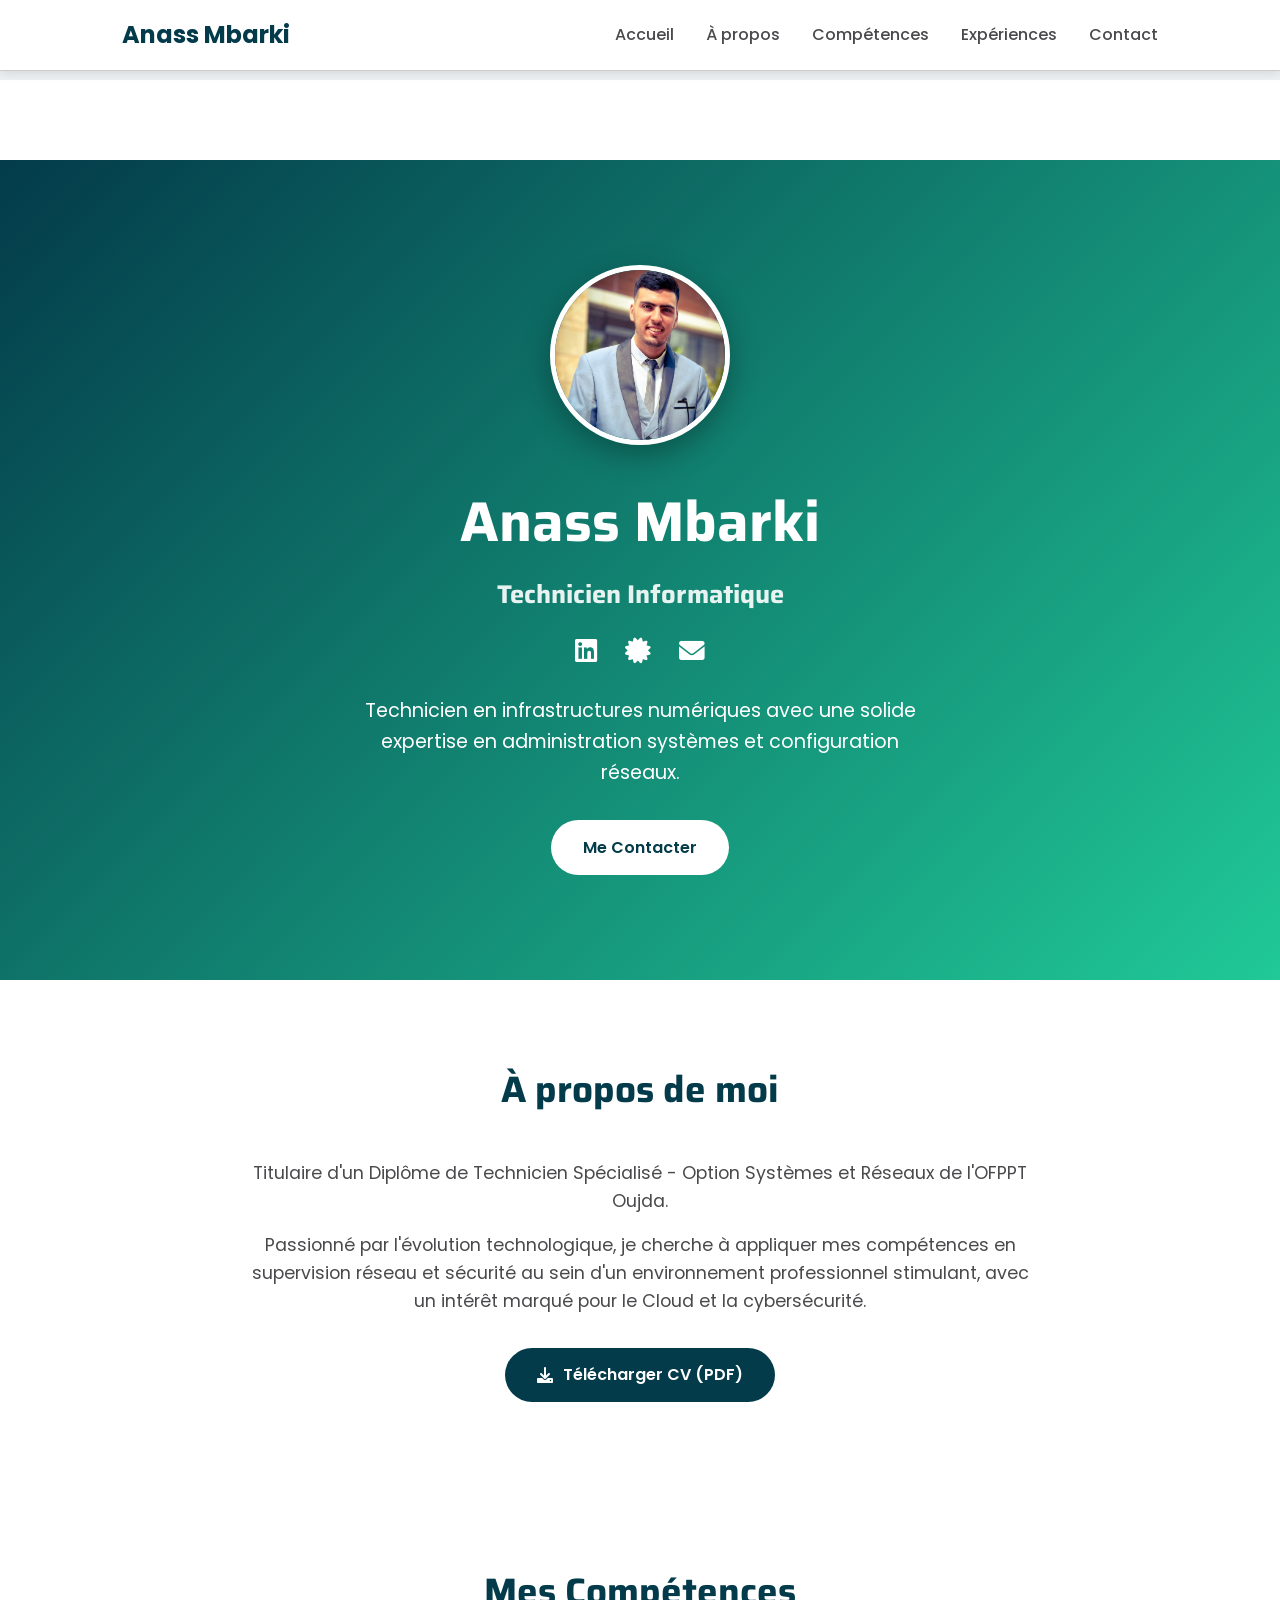
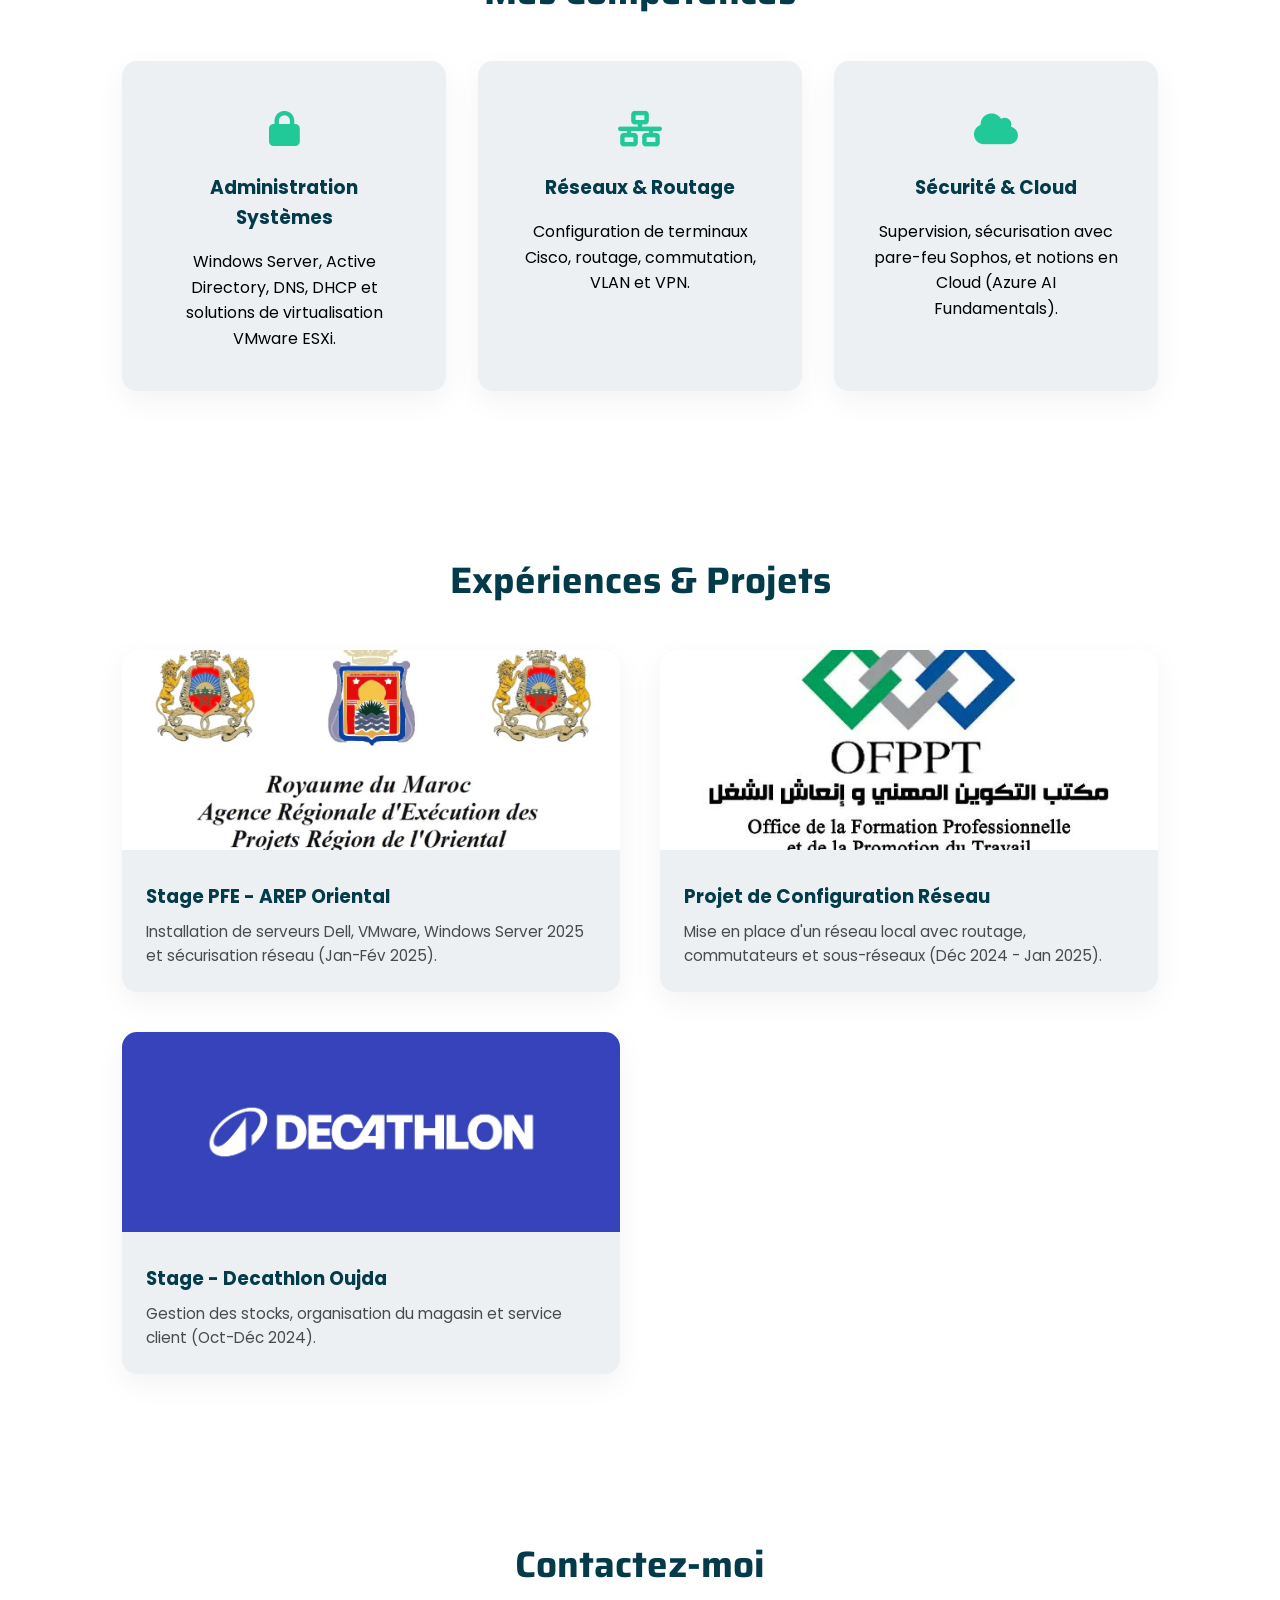
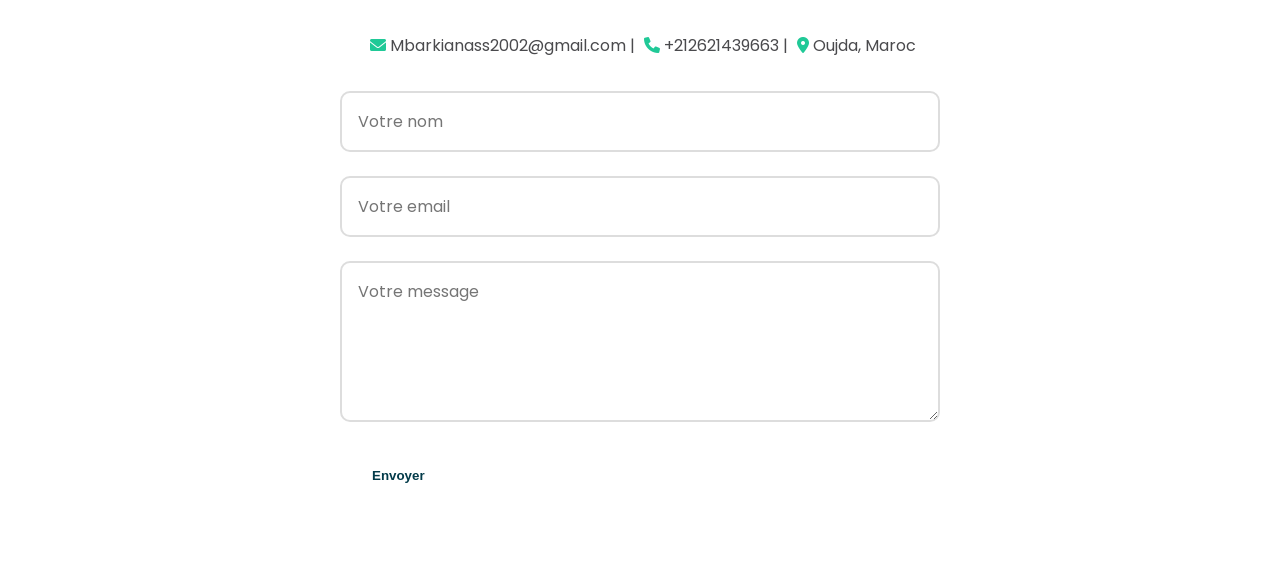
<file: DIGITALE CV/index.html>
<!DOCTYPE html>
<html lang="fr">
<head>
    <meta charset="UTF-8">
    <meta name="viewport" content="width=device-width, initial-scale=1.0">
    <title>Anass Mbarki - Technicien Informatique</title>
    
    <link rel="stylesheet" href="./style.css">
    
    <link rel="stylesheet" href="https://cdnjs.cloudflare.com/ajax/libs/font-awesome/6.0.0/css/all.min.css">
    
    <link href="https://unpkg.com/aos@2.3.1/dist/aos.css" rel="stylesheet">
</head>
<body>
    <header id="home">
        <div class="navbar">
            <nav>
              <a href="#home" id="logo">Anass Mbarki</a>
              <ul>
                <li><a href="#home">Accueil</a></li>
                <li><a href="#about">À propos</a></li>
                <li><a href="#services">Compétences</a></li>
                <li><a href="#portfolio">Expériences</a></li>
                <li><a href="#contact">Contact</a></li>
              </ul>  
            </nav>
        </div>
    </header>
    <main>
        <section id="home" class="hero">
            <div class="hero-content" data-aos="zoom-in">
                <img src="img/profile.jpg" alt="Anass Mbarki - Photo de profil" class="profile-img">
                <h1>Anass Mbarki</h1>
                <h2>Technicien Informatique </h2>
                
                <div class="social-links">
                    <a href="https://www.linkedin.com/in/anass-mbarki" target="_blank" title="LinkedIn"><i class="fab fa-linkedin"></i></a>
                    <a href="https://www.credly.com/users/anass-mbarki" target="_blank" title="Certifications"><i class="fas fa-certificate"></i></a>
                    <a href="mailto:Mbarkianass2002@gmail.com" title="Email"><i class="fas fa-envelope"></i></a>
                </div>
                
                <p>Technicien en infrastructures numériques avec une solide expertise en administration systèmes et configuration réseaux.</p>
                <a href="#contact" class="btn">Me Contacter</a>
            </div>
        </section>

        <section id="about" class="section" data-aos="fade-up">
            <div class="container">
                <h2>À propos de moi</h2>
                <div class="about-content">
                    <p>Titulaire d'un Diplôme de Technicien Spécialisé - Option Systèmes et Réseaux de l'OFPPT Oujda.</p>
                    <p>Passionné par l'évolution technologique, je cherche à appliquer mes compétences en supervision réseau et sécurité au sein d'un environnement professionnel stimulant, avec un intérêt marqué pour le Cloud et la cybersécurité.</p>
                    
                    <div class="download-container">
                        <a href="Anass Mbarki CV.pdf" download class="btn download-btn">
                            <i class="fas fa-download"></i> Télécharger CV (PDF)
                        </a>
                    </div>
                </div>
            </div>
        </section>

        <section id="services" class="section">
            <div class="container">
                <h2 data-aos="fade-down">Mes Compétences </h2>
                <div class="services-grid">
                    <div class="service-card" data-aos="zoom-in" data-aos-delay="100">
                        <h3>Administration Systèmes</h3>
                        <p>Windows Server, Active Directory, DNS, DHCP et solutions de virtualisation VMware ESXi.</p>
                    </div>
                    <div class="service-card" data-aos="zoom-in" data-aos-delay="200">
                        <h3>Réseaux & Routage </h3>
                        <p>Configuration de terminaux Cisco, routage, commutation, VLAN et VPN.</p>
                    </div>
                    <div class="service-card" data-aos="zoom-in" data-aos-delay="300">
                        <h3>Sécurité & Cloud </h3>
                        <p>Supervision, sécurisation avec pare-feu Sophos, et notions en Cloud (Azure AI Fundamentals).</p>
                    </div>
                </div>
            </div>
        </section>

        <section id="portfolio" class="section">
            <div class="container">
                <h2 data-aos="fade-down">Expériences & Projets</h2>
                <div class="portfolio-grid">
                    <div class="portfolio-item" data-aos="flip-left" data-aos-delay="100">
                        <img src="img/project1.jpg" alt="Stage AREP">
                        <h3>Stage PFE - AREP Oriental </h3>
                        <p class="project-desc">Installation de serveurs Dell, VMware, Windows Server 2025 et sécurisation réseau (Jan-Fév 2025).</p>
                    </div>
                    <div class="portfolio-item" data-aos="flip-left" data-aos-delay="200">
                        <img src="img/project2.jpg" alt="Projet Réseau">
                        <h3>Projet de Configuration Réseau </h3>
                        <p class="project-desc">Mise en place d'un réseau local avec routage, commutateurs et sous-réseaux (Déc 2024 - Jan 2025).</p>
                    </div>
                    <div class="portfolio-item" data-aos="flip-left" data-aos-delay="300">
                        <img src="img/project3.jpg" alt="Stage Decathlon">
                        <h3>Stage - Decathlon Oujda </h3>
                        <p class="project-desc">Gestion des stocks, organisation du magasin et service client (Oct-Déc 2024).</p>
                    </div>
                </div>
            </div>
        </section>

        <section id="contact" class="section" data-aos="fade-up">
            <div class="container">
                <h2>Contactez-moi</h2>
                <div class="contact-info">
                    <p><i class="fas fa-envelope"></i> Mbarkianass2002@gmail.com | <i class="fas fa-phone"></i> +212621439663 | <i class="fas fa-map-marker-alt"></i> Oujda, Maroc </p>
                </div>
                <form class="contact-form">
                    <input type="text" placeholder="Votre nom" required>
                    <input type="email" placeholder="Votre email" required>
                    <textarea placeholder="Votre message" rows="5" required></textarea>
                    <button type="submit" class="btn">Envoyer</button>
                </form>
            </div>
        </section>
    </main>

    <script src="https://unpkg.com/aos@2.3.1/dist/aos.js"></script>
    <script src="./script.js"></script>
    <script>
      // تشغيل مكتبة الحركات
      AOS.init({
        duration: 1000,
        once: true,
      });
    </script>
</body>
</html>
</file>
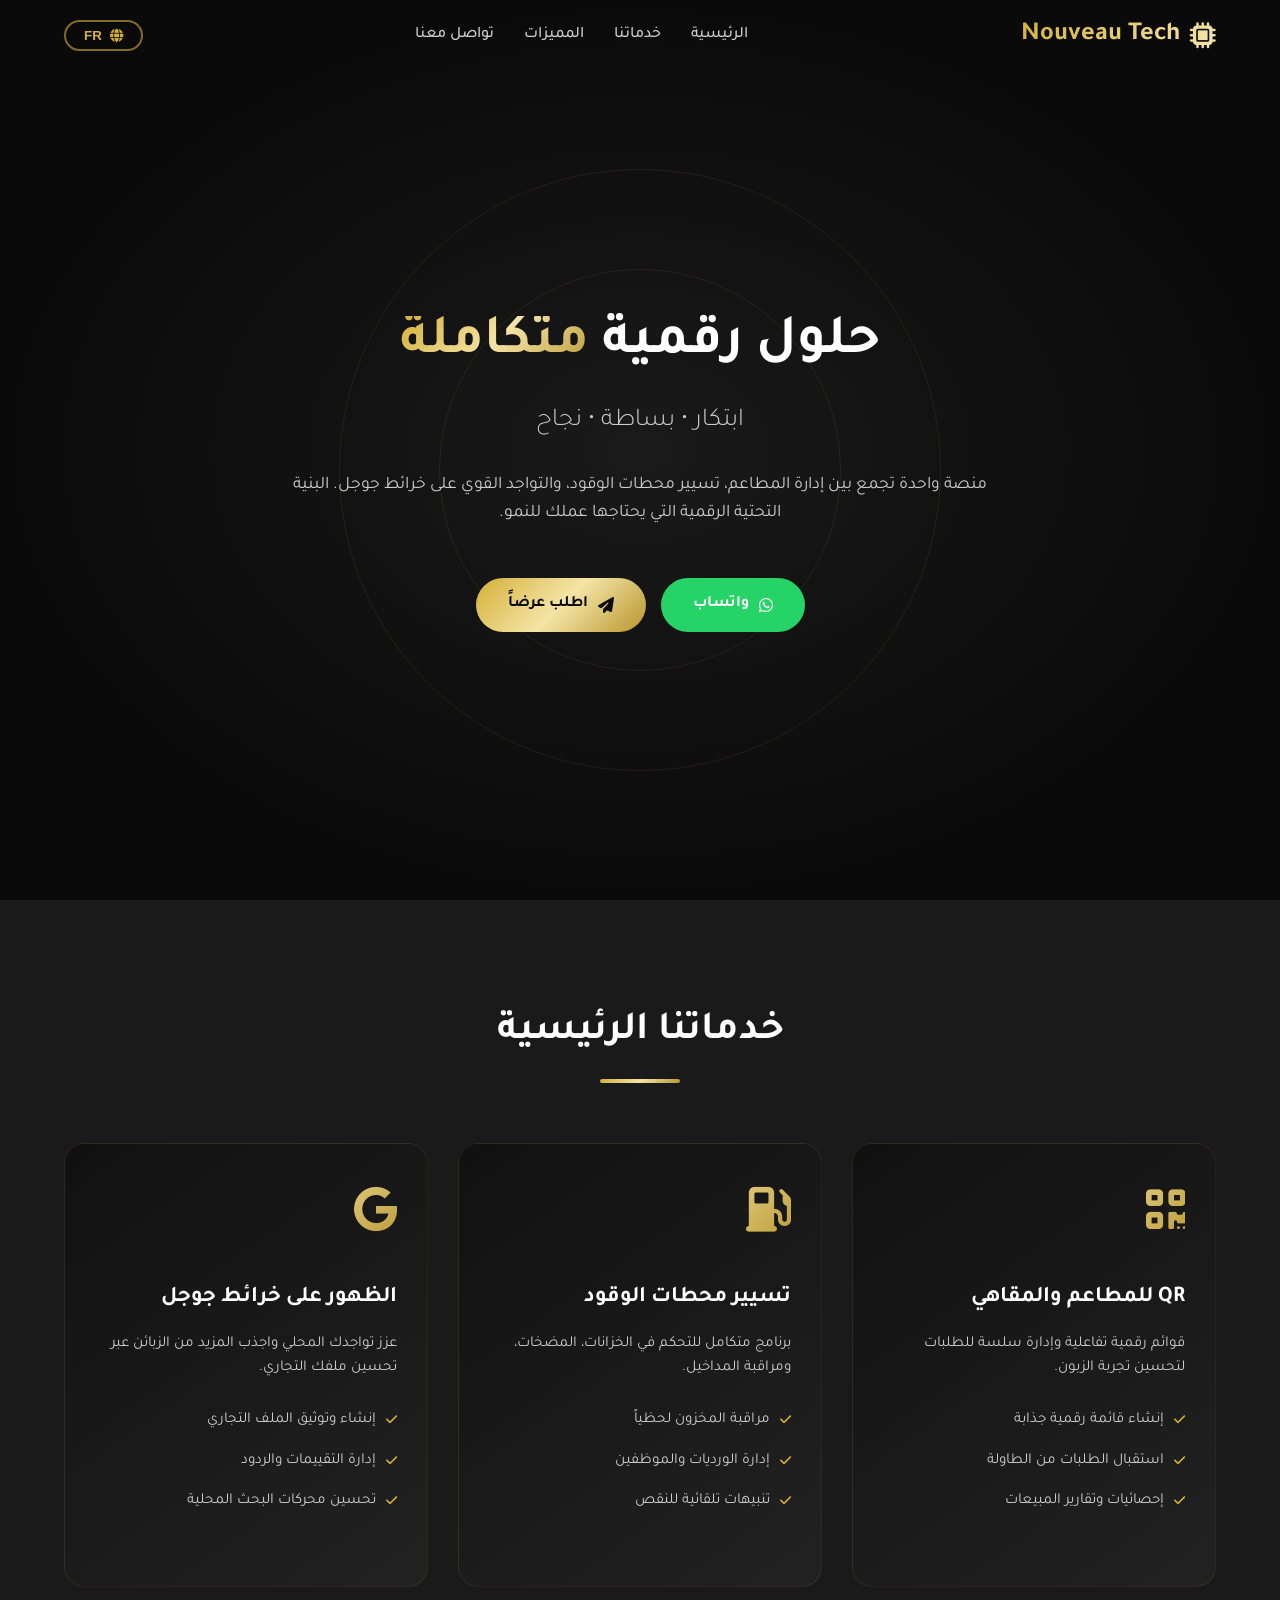
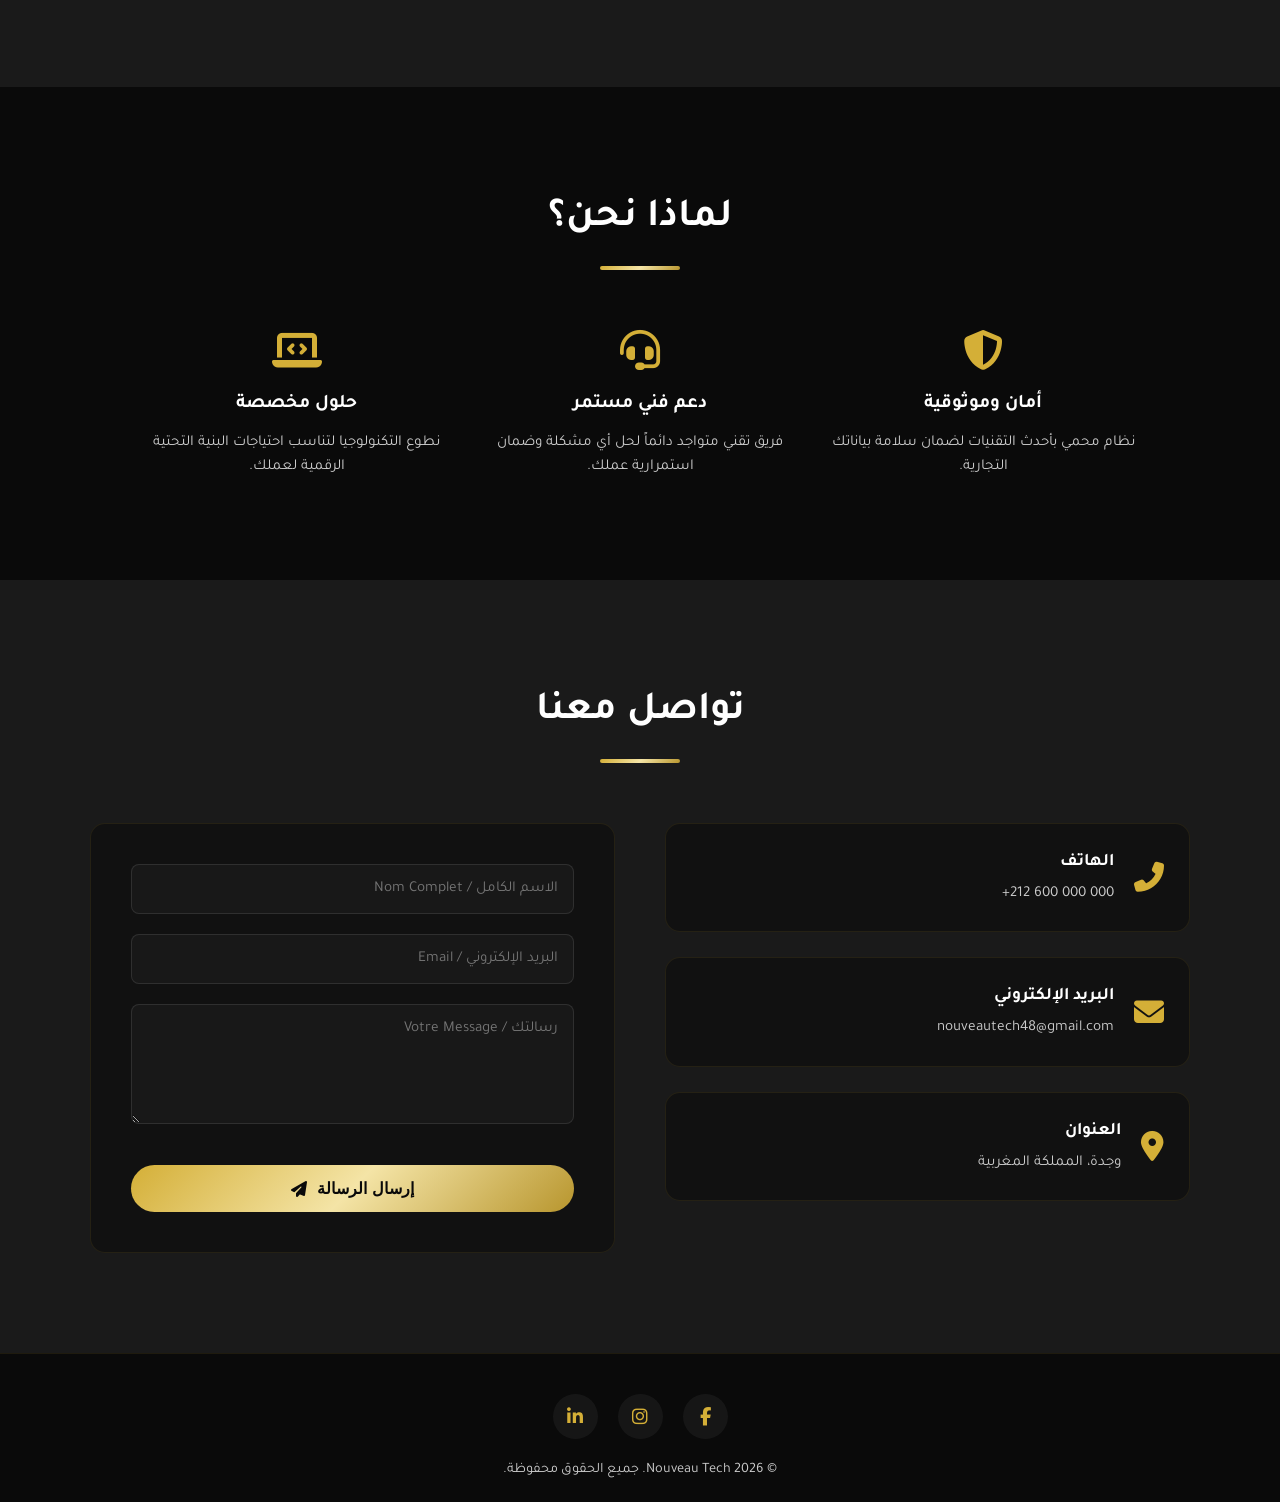
<file: site web V2/index.html>
<!DOCTYPE html>
<html lang="ar" dir="rtl">
<head>
    <meta charset="UTF-8">
    <meta name="viewport" content="width=device-width, initial-scale=1.0">
    <meta name="description" content="Nouveau Tech - حلول رقمية متكاملة لتسيير المطاعم، محطات الوقود، والتسويق الإلكتروني.">
    <title>Nouveau Tech | حلول رقمية متكاملة</title>
    
    <link href="https://fonts.googleapis.com/css2?family=Tajawal:wght@300;400;500;700&family=Poppins:wght@300;400;500;600&display=swap" rel="stylesheet">
    <link rel="stylesheet" href="https://cdnjs.cloudflare.com/ajax/libs/font-awesome/6.4.0/css/all.min.css">
    
    <style>
        :root {
            --black: #0a0a0a;
            --dark: #1a1a1a;
            --darker: #111111;
            --gold: #d4af37;
            --gold-light: #f4e4a6;
            --gold-gradient: linear-gradient(135deg, #d4af37, #f4e4a6, #b8962e);
            --white: #ffffff;
            --gray: #cccccc;
            --transition: all 0.4s cubic-bezier(0.25, 0.8, 0.25, 1);
        }

        /* التحكم في اللغات عبر CSS (أفضل أداءً) */
        :root:lang(ar) .fr-text { display: none !important; }
        :root:lang(fr) .ar-text { display: none !important; }

        * { margin: 0; padding: 0; box-sizing: border-box; }

        html { scroll-behavior: smooth; }

        body {
            font-family: 'Tajawal', sans-serif;
            background: var(--black);
            color: var(--white);
            line-height: 1.6;
            overflow-x: hidden;
        }

        :root:lang(fr) body {
            font-family: 'Poppins', sans-serif;
        }

        /* --- Animations --- */
        @keyframes float { 0%, 100% { transform: translateY(0); } 50% { transform: translateY(-10px); } }
        @keyframes goldShine { 0% { background-position: -200%; } 100% { background-position: 200%; } }
        @keyframes pulse { 0%, 100% { box-shadow: 0 0 0 0 rgba(212, 175, 55, 0.4); } 50% { box-shadow: 0 0 0 20px rgba(212, 175, 55, 0); } }

        .animate-on-scroll {
            opacity: 0;
            transform: translateY(40px);
            transition: opacity 0.8s ease-out, transform 0.8s ease-out;
        }

        .animate-on-scroll.show {
            opacity: 1;
            transform: translateY(0);
        }

        /* --- Header & Nav - Dynamic Sticky Header المحسن --- */
        header {
            position: fixed;
            top: 0;
            width: 100%;
            padding: 15px 5%;
            display: flex;
            justify-content: space-between;
            align-items: center;
            z-index: 1000;
            /* الحالة الافتراضية: شفاف تماماً */
            background: transparent;
            backdrop-filter: blur(0px);
            border-bottom: none;
            transition: var(--transition);
        }

        /* الحالة النشطة عند التمرير */
        header.scrolled {
            background: rgba(10, 10, 10, 0.95);
            backdrop-filter: blur(20px);
            border-bottom: 1px solid rgba(212, 175, 55, 0.2);
            box-shadow: 0 8px 32px rgba(0, 0, 0, 0.3);
        }

        /* تأثير خاص على الشعار عند التمرير */
        .logo {
            font-size: 26px;
            font-weight: 700;
            background: var(--gold-gradient);
            -webkit-background-clip: text;
            -webkit-text-fill-color: transparent;
            background-size: 200% auto;
            animation: goldShine 3s linear infinite;
            display: flex;
            align-items: center;
            gap: 10px;
            text-decoration: none;
            transition: var(--transition);
        }

        /* الشعار أكثر وضوحاً عند التمرير */
        header.scrolled .logo {
            text-shadow: 0 2px 10px rgba(212, 175, 55, 0.3);
        }

        .nav-links {
            display: flex;
            gap: 30px;
            list-style: none;
        }

        .nav-links a {
            color: var(--white);
            text-decoration: none;
            font-weight: 500;
            transition: var(--transition);
            /* تأثير خفيف في الحالة الشفافة */
            opacity: 0.8;
        }

        header.scrolled .nav-links a {
            opacity: 1;
        }

        .nav-links a:hover {
            color: var(--gold);
        }

        .nav-controls { display: flex; align-items: center; gap: 20px; }

        .lang-toggle {
            background: transparent;
            border: 2px solid rgba(212, 175, 55, 0.6);
            color: var(--gold);
            padding: 6px 18px;
            border-radius: 30px;
            cursor: pointer;
            font-weight: 600;
            transition: var(--transition);
            display: flex;
            align-items: center;
            gap: 8px;
        }

        header.scrolled .lang-toggle {
            border-color: var(--gold);
            background: rgba(212, 175, 55, 0.1);
        }

        .lang-toggle:hover {
            background: var(--gold);
            color: var(--black);
        }

        /* --- Hero Section --- */
        .hero {
            min-height: 100vh;
            display: flex;
            align-items: center;
            justify-content: center;
            text-align: center;
            padding: 120px 5% 80px;
            background: radial-gradient(ellipse at center, var(--dark) 0%, var(--black) 70%);
            position: relative;
        }

        .hero::before, .hero::after {
            content: '';
            position: absolute;
            border: 1px solid rgba(212, 175, 55, 0.1);
            border-radius: 50%;
            z-index: 0;
        }

        .hero::before { width: 600px; height: 600px; animation: float 6s ease-in-out infinite; }
        .hero::after { width: 400px; height: 400px; animation: float 8s ease-in-out infinite reverse; }

        .hero-content {
            max-width: 900px;
            z-index: 2;
            position: relative;
        }

        .hero h1 {
            font-size: 3.5rem;
            margin-bottom: 20px;
            line-height: 1.3;
        }

        .hero h1 .gold-text {
            background: var(--gold-gradient);
            -webkit-background-clip: text;
            -webkit-text-fill-color: transparent;
        }

        .slogan {
            font-size: 1.6rem;
            color: var(--gray);
            margin-bottom: 30px;
            font-weight: 300;
        }

        .hero p.desc {
            font-size: 1.1rem;
            color: var(--gray);
            margin-bottom: 50px;
            max-width: 700px;
            margin-left: auto;
            margin-right: auto;
        }

        /* --- Buttons --- */
        .cta-group {
            display: flex;
            gap: 15px;
            justify-content: center;
            flex-wrap: wrap;
        }

        .btn {
            padding: 14px 32px;
            border-radius: 50px;
            font-weight: 600;
            font-size: 1rem;
            cursor: pointer;
            transition: var(--transition);
            text-decoration: none;
            display: inline-flex;
            align-items: center;
            gap: 10px;
            border: none;
        }

        .btn-gold {
            background: var(--gold-gradient);
            color: var(--black);
            animation: pulse 2s infinite;
        }

        .btn-gold:hover { transform: translateY(-3px); box-shadow: 0 10px 30px rgba(212, 175, 55, 0.4); }

        .btn-outline { background: transparent; border: 2px solid var(--gold); color: var(--gold); }
        .btn-outline:hover { background: var(--gold); color: var(--black); transform: translateY(-3px); }

        .btn-whatsapp { background: #25D366; color: white; }
        .btn-whatsapp:hover { background: #128C7E; transform: translateY(-3px); box-shadow: 0 10px 30px rgba(37, 211, 102, 0.3); }

        /* --- Sections Global --- */
        .section-padding { padding: 100px 5%; }
        .bg-dark { background: var(--dark); }
        .bg-black { background: var(--black); }

        .section-title { text-align: center; margin-bottom: 60px; }
        .section-title h2 { font-size: 2.5rem; margin-bottom: 15px; }
        .section-title .gold-line {
            width: 80px; height: 4px; background: var(--gold-gradient);
            margin: 0 auto; border-radius: 2px;
        }

        /* --- Services --- */
        .services-grid {
            display: grid;
            grid-template-columns: repeat(auto-fit, minmax(300px, 1fr));
            gap: 30px;
            max-width: 1200px;
            margin: 0 auto;
        }

        .service-card {
            background: linear-gradient(145deg, var(--darker), #222);
            padding: 40px 30px;
            border-radius: 20px;
            border: 1px solid rgba(212, 175, 55, 0.1);
            transition: var(--transition);
            position: relative;
            overflow: hidden;
            height: 100%;
        }

        .service-card::before {
            content: ''; position: absolute; top: 0; left: 0; width: 100%; height: 3px;
            background: var(--gold-gradient); transform: scaleX(0); transform-origin: right;
            transition: transform 0.4s ease;
        }
        :root:lang(fr) .service-card::before { transform-origin: left; }

        .service-card:hover {
            transform: translateY(-10px); border-color: var(--gold);
            box-shadow: 0 20px 40px rgba(0, 0, 0, 0.3);
        }
        .service-card:hover::before {
            transform: scaleX(1); transform-origin: left;
        }
        :root:lang(fr) .service-card:hover::before { transform-origin: right; }

        .service-icon {
            font-size: 45px; margin-bottom: 25px;
            background: var(--gold-gradient);
            -webkit-background-clip: text; -webkit-text-fill-color: transparent;
        }

        .service-card h3 { font-size: 1.4rem; margin-bottom: 15px; }
        .service-card p { color: var(--gray); font-size: 0.95rem; margin-bottom: 20px; }
        .service-card ul { list-style: none; margin-bottom: 25px; }
        .service-card ul li { padding: 8px 0; color: var(--gray); font-size: 0.95rem; display: flex; gap: 10px; align-items: center; }
        .service-card ul li i { color: var(--gold); font-size: 0.8rem; }

        /* --- Why Us Section --- */
        .features-grid {
            display: grid;
            grid-template-columns: repeat(auto-fit, minmax(250px, 1fr));
            gap: 30px;
            max-width: 1000px;
            margin: 0 auto;
            text-align: center;
        }
        .feature-item i {
            font-size: 40px; color: var(--gold); margin-bottom: 20px;
        }
        .feature-item h4 { font-size: 1.2rem; margin-bottom: 10px; }
        .feature-item p { color: var(--gray); font-size: 0.95rem; }

        /* --- Contact Section --- */
        .contact-container {
            display: grid;
            grid-template-columns: 1fr 1fr;
            gap: 50px;
            max-width: 1100px;
            margin: 0 auto;
        }

        .contact-info { display: flex; flex-direction: column; gap: 25px; }
        .contact-item {
            display: flex; align-items: center; gap: 20px;
            padding: 25px; background: var(--darker);
            border-radius: 15px; border: 1px solid rgba(212, 175, 55, 0.1);
            transition: var(--transition);
        }
        .contact-item:hover { border-color: var(--gold); transform: translateX(-5px); }
        :root:lang(fr) .contact-item:hover { transform: translateX(5px); }
        .contact-item i { font-size: 30px; color: var(--gold); }
        .contact-item div h4 { font-size: 1.1rem; margin-bottom: 5px; }
        .contact-item div p { color: var(--gray); font-size: 0.95rem; }

        /* Contact Form */
        .contact-form {
            background: var(--darker); padding: 40px;
            border-radius: 15px; border: 1px solid rgba(212, 175, 55, 0.1);
        }
        .form-group { margin-bottom: 20px; }
        .form-control {
            width: 100%; padding: 15px;
            background: rgba(255, 255, 255, 0.03);
            border: 1px solid rgba(255, 255, 255, 0.1);
            border-radius: 8px; color: var(--white);
            font-family: inherit; font-size: 0.95rem;
            transition: var(--transition);
        }
        .form-control:focus {
            outline: none; border-color: var(--gold);
            background: rgba(255, 255, 255, 0.05);
        }
        textarea.form-control { resize: vertical; min-height: 120px; }
        .submit-btn { width: 100%; justify-content: center; margin-top: 10px; }

        /* --- Footer --- */
        footer {
            padding: 40px 5% 20px;
            background: var(--black);
            text-align: center;
            border-top: 1px solid rgba(212, 175, 55, 0.1);
        }
        .social-links { margin-bottom: 20px; display: flex; justify-content: center; gap: 20px; }
        .social-links a {
            width: 45px; height: 45px; border-radius: 50%;
            background: rgba(255, 255, 255, 0.05);
            display: flex; align-items: center; justify-content: center;
            color: var(--gold); font-size: 18px; transition: var(--transition);
            text-decoration: none;
        }
        .social-links a:hover { background: var(--gold); color: var(--black); transform: translateY(-5px); }
        .copyright { color: var(--gray); font-size: 0.9rem; }

        /* --- Responsive --- */
        @media (max-width: 992px) {
            .contact-container { grid-template-columns: 1fr; }
        }
        @media (max-width: 768px) {
            .nav-links { display: none; } /* يمكن إضافة قائمة هامبرغر لاحقاً */
            .hero h1 { font-size: 2.5rem; }
            .hero p.desc { font-size: 1rem; }
            .cta-group { flex-direction: column; }
            .btn { width: 100%; justify-content: center; }
        }
    </style>
</head>
<body>

    <header id="header">
        <a href="#" class="logo">
            <i class="fas fa-microchip"></i>
            <span>Nouveau Tech</span>
        </a>
        
        <ul class="nav-links">
            <li><a href="#home"><span class="ar-text">الرئيسية</span><span class="fr-text">Accueil</span></a></li>
            <li><a href="#services"><span class="ar-text">خدماتنا</span><span class="fr-text">Services</span></a></li>
            <li><a href="#why-us"><span class="ar-text">المميزات</span><span class="fr-text">Avantages</span></a></li>
            <li><a href="#contact"><span class="ar-text">تواصل معنا</span><span class="fr-text">Contact</span></a></li>
        </ul>

        <div class="nav-controls">
            <button class="lang-toggle" onclick="toggleLanguage()">
                <i class="fas fa-globe"></i> <span id="lang-text">FR</span>
            </button>
        </div>
    </header>

    <section class="hero" id="home">
        <div class="hero-content">
            <h1 class="animate-on-scroll">
                <span class="ar-text">حلول رقمية <span class="gold-text">متكاملة</span></span>
                <span class="fr-text">Solutions Digitales <span class="gold-text">Intégrées</span></span>
            </h1>
            
            <p class="slogan animate-on-scroll" style="transition-delay: 0.1s;">
                <span class="ar-text">ابتكار • بساطة • نجاح</span>
                <span class="fr-text">Innovation • Simplicité • Succès</span>
            </p>
            
            <p class="desc animate-on-scroll" style="transition-delay: 0.2s;">
                <span class="ar-text">منصة واحدة تجمع بين إدارة المطاعم، تسيير محطات الوقود، والتواجد القوي على خرائط جوجل. البنية التحتية الرقمية التي يحتاجها عملك للنمو.</span>
                <span class="fr-text">Une seule plateforme pour gérer vos restaurants, stations-service et votre visibilité Google Maps. L'infrastructure digitale dont votre entreprise a besoin.</span>
            </p>

            <div class="cta-group animate-on-scroll" style="transition-delay: 0.3s;">
                <a href="https://wa.me/212000000000" target="_blank" class="btn btn-whatsapp">
                    <i class="fab fa-whatsapp"></i>
                    <span class="ar-text">واتساب</span><span class="fr-text">WhatsApp</span>
                </a>
                <a href="#contact" class="btn btn-gold">
                    <i class="fas fa-paper-plane"></i>
                    <span class="ar-text">اطلب عرضاً</span><span class="fr-text">Demander un Devis</span>
                </a>
            </div>
        </div>
    </section>

    <!-- باقي الأقسام كما هي بدون تغيير -->
    <section class="section-padding bg-dark" id="services">
        <div class="section-title animate-on-scroll">
            <h2>
                <span class="ar-text">خدماتنا الرئيسية</span><span class="fr-text">Nos Services Principaux</span>
            </h2>
            <div class="gold-line"></div>
        </div>

        <div class="services-grid">
            <div class="service-card animate-on-scroll">
                <div class="service-icon"><i class="fas fa-qrcode"></i></div>
                <h3>
                    <span class="ar-text">QR للمطاعم والمقاهي</span>
                    <span class="fr-text">QR pour Restaurants & Cafés</span>
                </h3>
                <p>
                    <span class="ar-text">قوائم رقمية تفاعلية وإدارة سلسة للطلبات لتحسين تجربة الزبون.</span>
                    <span class="fr-text">Menus digitaux interactifs et gestion fluide des commandes.</span>
                </p>
                <ul>
                    <li><i class="fas fa-check"></i> <span class="ar-text">إنشاء قائمة رقمية جذابة</span><span class="fr-text">Menu digital attractif</span></li>
                    <li><i class="fas fa-check"></i> <span class="ar-text">استقبال الطلبات من الطاولة</span><span class="fr-text">Commandes depuis la table</span></li>
                    <li><i class="fas fa-check"></i> <span class="ar-text">إحصائيات وتقارير المبيعات</span><span class="fr-text">Statistiques des ventes</span></li>
                </ul>
            </div>

            <div class="service-card animate-on-scroll" style="transition-delay: 0.1s;">
                <div class="service-icon"><i class="fas fa-gas-pump"></i></div>
                <h3>
                    <span class="ar-text">تسيير محطات الوقود</span>
                    <span class="fr-text">Gestion des Stations-Service</span>
                </h3>
                <p>
                    <span class="ar-text">برنامج متكامل للتحكم في الخزانات، المضخات، ومراقبة المداخيل.</span>
                    <span class="fr-text">Logiciel complet pour le contrôle des cuves et des recettes.</span>
                </p>
                <ul>
                    <li><i class="fas fa-check"></i> <span class="ar-text">مراقبة المخزون لحظياً</span><span class="fr-text">Suivi des stocks en temps réel</span></li>
                    <li><i class="fas fa-check"></i> <span class="ar-text">إدارة الورديات والموظفين</span><span class="fr-text">Gestion des équipes</span></li>
                    <li><i class="fas fa-check"></i> <span class="ar-text">تنبيهات تلقائية للنقص</span><span class="fr-text">Alertes de niveau bas</span></li>
                </ul>
            </div>

            <div class="service-card animate-on-scroll" style="transition-delay: 0.2s;">
                <div class="service-icon"><i class="fab fa-google"></i></div>
                <h3>
                    <span class="ar-text">الظهور على خرائط جوجل</span>
                    <span class="fr-text">Visibilité Google Maps</span>
                </h3>
                <p>
                    <span class="ar-text">عزز تواجدك المحلي واجذب المزيد من الزبائن عبر تحسين ملفك التجاري.</span>
                    <span class="fr-text">Renforcez votre présence locale et attirez plus de clients.</span>
                </p>
                <ul>
                    <li><i class="fas fa-check"></i> <span class="ar-text">إنشاء وتوثيق الملف التجاري</span><span class="fr-text">Création & validation de fiche</span></li>
                    <li><i class="fas fa-check"></i> <span class="ar-text">إدارة التقييمات والردود</span><span class="fr-text">Gestion des avis clients</span></li>
                    <li><i class="fas fa-check"></i> <span class="ar-text">تحسين محركات البحث المحلية</span><span class="fr-text">Optimisation SEO local</span></li>
                </ul>
            </div>
        </div>
    </section>

    <section class="section-padding bg-black" id="why-us">
        <div class="section-title animate-on-scroll">
            <h2>
                <span class="ar-text">لماذا نحن؟</span><span class="fr-text">Pourquoi Nous Choisir ?</span>
            </h2>
            <div class="gold-line"></div>
        </div>
        
        <div class="features-grid">
            <div class="feature-item animate-on-scroll">
                <i class="fas fa-shield-alt"></i>
                <h4>
                    <span class="ar-text">أمان وموثوقية</span><span class="fr-text">Sécurité & Fiabilité</span>
                </h4>
                <p>
                    <span class="ar-text">نظام محمي بأحدث التقنيات لضمان سلامة بياناتك التجارية.</span>
                    <span class="fr-text">Système protégé pour garantir la sécurité de vos données.</span>
                </p>
            </div>
            <div class="feature-item animate-on-scroll" style="transition-delay: 0.1s;">
                <i class="fas fa-headset"></i>
                <h4>
                    <span class="ar-text">دعم فني مستمر</span><span class="fr-text">Support Technique</span>
                </h4>
                <p>
                    <span class="ar-text">فريق تقني متواجد دائماً لحل أي مشكلة وضمان استمرارية عملك.</span>
                    <span class="fr-text">Une équipe toujours disponible pour assurer la continuité de votre travail.</span>
                </p>
            </div>
            <div class="feature-item animate-on-scroll" style="transition-delay: 0.2s;">
                <i class="fas fa-laptop-code"></i>
                <h4>
                    <span class="ar-text">حلول مخصصة</span><span class="fr-text">Solutions Sur-Mesure</span>
                </h4>
                <p>
                    <span class="ar-text">نطوع التكنولوجيا لتناسب احتياجات البنية التحتية الرقمية لعملك.</span>
                    <span class="fr-text">Nous adaptons la technologie à vos besoins d'infrastructure.</span>
                </p>
            </div>
        </div>
    </section>

    <section class="section-padding bg-dark" id="contact">
        <div class="section-title animate-on-scroll">
            <h2>
                <span class="ar-text">تواصل معنا</span><span class="fr-text">Contactez-nous</span>
            </h2>
            <div class="gold-line"></div>
        </div>

        <div class="contact-container">
            <div class="contact-info animate-on-scroll">
                <div class="contact-item">
                    <i class="fas fa-phone-alt"></i>
                    <div>
                        <h4><span class="ar-text">الهاتف</span><span class="fr-text">Téléphone</span></h4>
                        <p dir="ltr">+212 600 000 000</p>
                    </div>
                </div>
                <div class="contact-item">
                    <i class="fas fa-envelope"></i>
                    <div>
                        <h4><span class="ar-text">البريد الإلكتروني</span><span class="fr-text">Email</span></h4>
                        <p>nouveautech48@gmail.com</p>
                    </div>
                </div>
                <div class="contact-item">
                    <i class="fas fa-map-marker-alt"></i>
                    <div>
                        <h4><span class="ar-text">العنوان</span><span class="fr-text">Adresse</span></h4>
                        <p>
                            <span class="ar-text">وجدة، المملكة المغربية</span>
                            <span class="fr-text">Oujda, Maroc</span>
                        </p>
                    </div>
                </div>
            </div>

            <div class="contact-form animate-on-scroll" style="transition-delay: 0.2s;">
                <form onsubmit="event.preventDefault();">
                    <div class="form-group">
                        <input type="text" class="form-control" placeholder="الاسم الكامل / Nom Complet" required>
                    </div>
                    <div class="form-group">
                        <input type="email" class="form-control" placeholder="البريد الإلكتروني / Email" required>
                    </div>
                    <div class="form-group">
                        <textarea class="form-control" placeholder="رسالتك / Votre Message" required></textarea>
                    </div>
                    <button type="submit" class="btn btn-gold submit-btn">
                        <span class="ar-text">إرسال الرسالة</span><span class="fr-text">Envoyer le Message</span>
                        <i class="fas fa-paper-plane"></i>
                    </button>
                </form>
            </div>
        </div>
    </section>

    <footer>
        <div class="social-links">
            <a href="#"><i class="fab fa-facebook-f"></i></a>
            <a href="#"><i class="fab fa-instagram"></i></a>
            <a href="#"><i class="fab fa-linkedin-in"></i></a>
        </div>
        <p class="copyright">
            &copy; <span id="year"></span> Nouveau Tech. 
            <span class="ar-text">جميع الحقوق محفوظة.</span>
            <span class="fr-text">Tous droits réservés.</span>
        </p>
    </footer>

    <script>
        // تحديث السنة التلقائي في الفوتر
        document.getElementById('year').textContent = new Date().getFullYear();

        // نظام تبديل اللغات
        let currentLang = 'ar';
        
        function toggleLanguage() {
            currentLang = currentLang === 'ar' ? 'fr' : 'ar';
            
            // تحديث خصائص الـ HTML لتفعيل الـ CSS المخصص
            document.documentElement.lang = currentLang;
            document.documentElement.dir = currentLang === 'ar' ? 'rtl' : 'ltr';
            
            // تغيير نص الزر
            document.getElementById('lang-text').textContent = currentLang === 'ar' ? 'FR' : 'AR';
        }

        // ✨ Dynamic Sticky Header - التحسين الجديد
        function handleScroll() {
            const header = document.getElementById('header');
            if (window.scrollY > 50) {
                header.classList.add('scrolled');
            } else {
                header.classList.remove('scrolled');
            }
        }

        // تفعيل مراقبة التمرير
        window.addEventListener('scroll', handleScroll);
        // تشغيل الفنكشن عند تحميل الصفحة
        handleScroll();

        // تفعيل الحركات عند التمرير (Scroll Animations)
        const observerOptions = {
            threshold: 0.1,
            rootMargin: "0px 0px -50px 0px"
        };

        const observer = new IntersectionObserver((entries) => {
            entries.forEach(entry => {
                if (entry.isIntersecting) {
                    entry.target.classList.add('show');
                    // إيقاف المراقبة بعد ظهور العنصر لتحسين الأداء
                    observer.unobserve(entry.target);
                }
            });
        }, observerOptions);

        document.querySelectorAll('.animate-on-scroll').forEach((el) => {
            observer.observe(el);
        });
    </script>
</body>
</html>
</file>
<file: DIGITALE CV/style.css>
@import url('https://fonts.googleapis.com/css2?family=Poppins:wght@300;400;500;600;700&family=Saira:wght@700&display=swap');

:root {
    --primary-color: #033b4a;
    --secondary-color: #20c997;
    --gray: #4a4a4d;
    --bg-primary: #ecf0f3;
}

* {
    margin: 0;
    padding: 0;
    box-sizing: border-box;
}

body {
    font-family: 'Poppins', sans-serif;
    line-height: 1.6;
    overflow-x: hidden;
}

h1, h2 {
    font-family: 'Saira', sans-serif;
}

ul {
    list-style: none;
}

a {
    text-decoration: none;
}

/* Header Start */
header {
    background-color: var(--bg-primary);
    height: 80px;
}

header .navbar {
    background-color: #fff;
    border-bottom: 1px solid #ccc;
    position: fixed;
    top: 0;
    width: 100%;
    z-index: 1000;
    box-shadow: 0 2px 10px rgba(0,0,0,0.1);
}

header .navbar nav {
    display: flex;
    justify-content: space-between;
    align-items: center;
    max-width: 1100px;
    margin: 0 auto;
    padding: 1rem 2rem;
}

#logo {
    font-size: 1.5rem;
    font-weight: 700;
    color: var(--primary-color);
}

header .navbar ul {
    display: flex;
    gap: 2rem;
}

header .navbar a {
    color: var(--gray);
    font-weight: 500;
    transition: color 0.3s;
}

header .navbar a:hover {
    color: var(--secondary-color);
}

/* Mobile Menu Toggle */
.menu-toggle {
    display: none;
    flex-direction: column;
    cursor: pointer;
}

.menu-toggle span {
    width: 25px;
    height: 3px;
    background: var(--primary-color);
    margin: 3px 0;
    transition: 0.3s;
}

/* Hero Section */
.hero {
    min-height: calc(100vh - 80px);
    background: linear-gradient(135deg, var(--primary-color), var(--secondary-color));
    color: white;
    display: flex;
    align-items: center;
    justify-content: center;
    text-align: center;
    padding: 2rem;
    margin-top: 80px;
}

.hero-content {
    max-width: 800px;
}

.profile-img {
    width: 180px;
    height: 180px;
    border-radius: 50%;
    margin-bottom: 1.5rem;
    border: 5px solid white;
    box-shadow: 0 10px 30px rgba(0,0,0,0.3);
    object-fit: cover;
}

.hero h1 {
    font-size: 3.5rem;
    margin-bottom: 0.5rem;
}

.hero h2 {
    font-size: 1.6rem;
    margin-bottom: 1rem;
    opacity: 0.9;
}

/* Social Links */
.social-links {
    margin-bottom: 1.5rem;
}

.social-links a {
    color: white;
    font-size: 1.6rem;
    margin: 0 12px;
    transition: transform 0.3s, color 0.3s;
    display: inline-block;
}

.social-links a:hover {
    transform: scale(1.2);
    color: var(--bg-primary);
}

.hero p {
    font-size: 1.2rem;
    margin-bottom: 2rem;
    max-width: 600px;
    margin-left: auto;
    margin-right: auto;
}

.btn {
    display: inline-block;
    background: white;
    color: var(--primary-color);
    padding: 0.9rem 2rem;
    border-radius: 50px;
    font-weight: 600;
    transition: transform 0.3s, box-shadow 0.3s;
    border: none;
    cursor: pointer;
}

.btn:hover {
    transform: translateY(-3px);
    box-shadow: 0 10px 30px rgba(0,0,0,0.2);
}

/* Sections */
.section {
    padding: 5rem 0;
}

.container {
    max-width: 1100px;
    margin: 0 auto;
    padding: 0 2rem;
}

.section h2 {
    text-align: center;
    font-size: 2.3rem;
    margin-bottom: 2.5rem;
    color: var(--primary-color);
}

.about-content p {
    text-align: center;
    font-size: 1.1rem;
    color: var(--gray);
    margin-bottom: 1rem;
    max-width: 800px;
    margin-left: auto;
    margin-right: auto;
}

.download-container {
    text-align: center;
    margin-top: 2rem;
}

.download-btn {
    background: var(--primary-color);
    color: white;
    display: inline-flex;
    align-items: center;
    gap: 10px;
}

/* Services / Skills */
.services-grid {
    display: grid;
    grid-template-columns: repeat(auto-fit, minmax(300px, 1fr));
    gap: 2rem;
}

.service-card {
    background: var(--bg-primary);
    padding: 2.5rem;
    border-radius: 15px;
    text-align: center;
    box-shadow: 0 10px 30px rgba(0,0,0,0.05);
    transition: transform 0.3s;
}

.service-card:hover {
    transform: translateY(-10px);
}

.service-card h3 {
    color: var(--primary-color);
    margin-bottom: 1rem;
}

/* أيقونات بطاقات المهارات */
.service-card h3::before {
    display: block;
    font-family: "Font Awesome 6 Free";
    font-weight: 900;
    font-size: 2.2rem;
    margin-bottom: 1rem;
    color: var(--secondary-color);
}

.service-card:nth-child(1) h3::before { content: "\f023"; } /* قفل للأنظمة */
.service-card:nth-child(2) h3::before { content: "\f6ff"; } /* شبكة للاتصال */
.service-card:nth-child(3) h3::before { content: "\f0c2"; } /* سحابة للـ Cloud */

/* Portfolio / Experiences */
.portfolio-grid {
    display: grid;
    grid-template-columns: repeat(auto-fit, minmax(320px, 1fr));
    gap: 2.5rem;
}

.portfolio-item {
    background: var(--bg-primary);
    border-radius: 15px;
    overflow: hidden;
    box-shadow: 0 10px 30px rgba(0,0,0,0.05);
    transition: transform 0.5s ease, box-shadow 0.5s ease;
}

.portfolio-item:hover {
    transform: translateY(-15px) scale(1.02);
    box-shadow: 0 20px 40px rgba(3, 59, 74, 0.15);
}

.portfolio-item img {
    width: 100%;
    height: 200px;
    object-fit: cover;
}

.portfolio-item h3 {
    padding: 1.5rem 1.5rem 0.5rem;
    color: var(--primary-color);
}

.project-desc {
    padding: 0 1.5rem 1.5rem;
    color: #4a4a4d;
    font-size: 0.95rem;
}

/* Contact */
.contact-info {
    text-align: center;
    margin-bottom: 2rem;
    color: var(--gray);
}

.contact-info i {
    color: var(--secondary-color);
    margin-left: 5px;
}

.contact-form {
    max-width: 600px;
    margin: 0 auto;
}

.contact-form input,
.contact-form textarea {
    width: 100%;
    padding: 1rem;
    margin-bottom: 1.5rem;
    border: 2px solid #ddd;
    border-radius: 10px;
    font-family: inherit;
    font-size: 1rem;
    transition: border-color 0.3s;
}

.contact-form input:focus,
.contact-form textarea:focus {
    outline: none;
    border-color: var(--secondary-color);
}

/* Responsive */
@media (max-width: 768px) {
    .menu-toggle {
        display: flex;
    }
    
    header .navbar ul {
        display: none;
        position: absolute;
        top: 100%;
        left: 0;
        width: 100%;
        background: white;
        flex-direction: column;
        padding: 1rem 0;
        box-shadow: 0 10px 30px rgba(0,0,0,0.1);
    }
    
    header .navbar ul.active {
        display: flex;
    }
    
    .hero h1 {
        font-size: 2.5rem;
    }
    
    .services-grid,
    .portfolio-grid {
        grid-template-columns: 1fr;
    }
}
</file>
